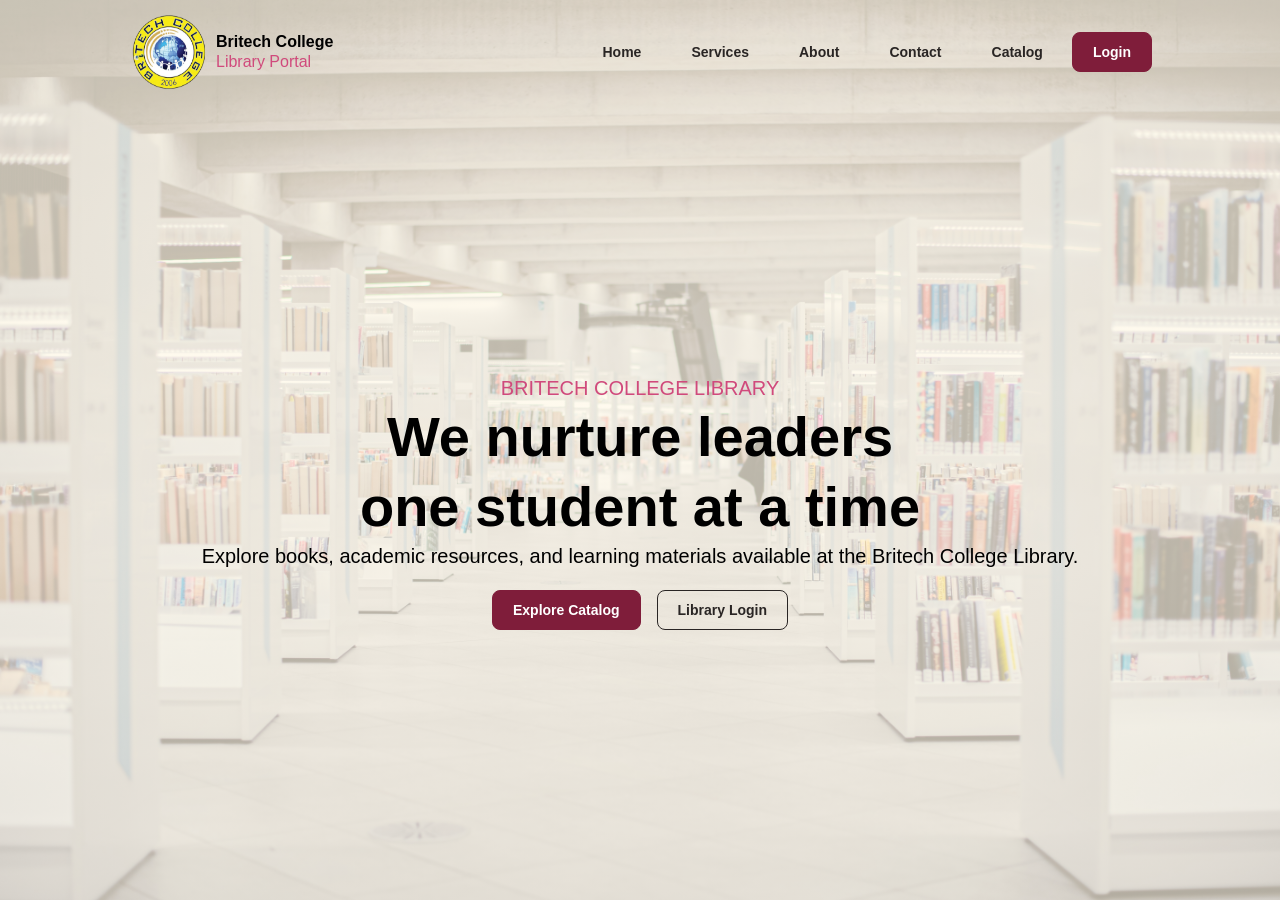
<file: index.html>
<!doctype html>
<html lang="en">
  <head>
    <meta charset="UTF-8" />
    <meta name="viewport" content="width=device-width, initial-scale=1.0" />
    <title>Library Management</title>
    <link rel="stylesheet" href="./assets/css/style.css" />
    <link rel="stylesheet" href="./assets/css/pages/landing.css" />
  </head>
  <body class="h-screen">
    <main class="main-container__h-100">
      <section class="h-100 d-flex flex-column items-center justify-center hero-bg">
        <header class="w-100 px-32 py-3 d-flex flex-row items-center justify-between">
          <div>
            <a class="d-flex flex-row items-center gap-2" href="index.html">
              <img class="w-80 h-80" src="./assets/images/logo/britech-logo.png" alt="Britech College Logo" />

              <div>
                <h1>Britech College</h1>
                <p class="mt-1 text-navy">Library Portal</p>
              </div>
            </a>
          </div>

          <nav class="d-flex flex-row items-center gap-2">
            <a class="btn-tertiary" href="index.html"> Home </a>
            <a class="btn-tertiary" href="#services"> Services </a>
            <a class="btn-tertiary" href="#about"> About </a>
            <a class="btn-tertiary" href="#contact"> Contact </a>
            <a class="btn-tertiary" href="./pages/catalog.html"> Catalog </a>
            <a class="btn-primary btn-login" href="./auth/sign-in.html"> Login </a>
          </nav>
        </header>

        <div class="w-100 d-flex flex-column items-center justify-center flex-1">
          <p class="text-lg text-navy">BRITECH COLLEGE LIBRARY</p>

          <h1 class="text-56 text-center">
            We nurture leaders<br />
            one student at a time
          </h1>

          <p class="text-lg text-center">
            Explore books, academic resources, and learning materials available at the Britech College Library.
          </p>

          <div class="mt-5 d-flex items-center gap-4">
            <a class="btn-primary btn-white" href="pages/catalog.html"> Explore Catalog </a>
            <a class="btn-outline btn-dark" href="auth/sign-in.html"> Library Login </a>
          </div>
        </div>
      </section>

      <section class="py-24 d-flex flex-column items-center bg-accent">
        <article class="w-1/2 text-center">
          <h2 class="text-secondary text-3xl mb-2">Find a Book</h2>
          <p class="text-gray mb-6">Search our library catalog for books and academic resources.</p>
          <div class="d-flex bg-white shadow-md rounded-md">
            <input type="text" placeholder="Search by title, author, or ISBN..." class="input" />
            <button id="homeSearchButton" class="btn-primary btn-white">
              <i class="fa-solid fa-magnifying-glass"></i>
              Search
            </button>
          </div>
        </article>
      </section>

      <section class="p-16 py-16 d-flex flex-row justify-between gap-5">
        <!-- BOOKS -->
        <div class="p-6 d-flex flex-column items-center flex-1 rounded-md stat-card">
          <i class="fa-solid fa-book text-primary text-3xl mb-3"></i>

          <h2 class="text-secondary text-3xl">3,520+</h2>

          <p class="text-gray text-14">Books Available</p>
        </div>

        <!-- USERS -->
        <div class="p-6 d-flex flex-column items-center flex-1 rounded-md stat-card">
          <i class="fa-solid fa-users text-primary text-3xl mb-3"></i>

          <h2 class="text-secondary text-3xl">1,400+</h2>

          <p class="text-gray text-14">Registered Users</p>
        </div>

        <!-- BORROWINGS -->
        <div class="p-6 d-flex flex-column items-center flex-1 rounded-md stat-card">
          <i class="fa-solid fa-book-open text-primary text-3xl mb-3"></i>

          <h2 class="text-secondary text-3xl">180+</h2>

          <p class="text-gray text-14">Monthly Borrowings</p>
        </div>

        <!-- LIBRARY -->
        <div class="p-6 d-flex flex-column items-center flex-1 rounded-md stat-card">
          <i class="fa-solid fa-building-columns text-primary text-3xl mb-3"></i>

          <h2 class="text-secondary text-3xl">1</h2>

          <p class="text-gray text-14">College Library</p>
        </div>
      </section>

      <section id="services" class="p-16 bg-accent">
        <div class="text-center">
          <p class="text-primary text-12 font-bold">OUR SERVICES</p>

          <h2 class="text-secondary text-4xl my-2">Library Services</h2>

          <span class="text-gray"> Access the resources and services you need for your studies. </span>
        </div>

        <div class="mt-10 d-flex flex-row items-center justify-between gap-5">
          <!-- SERVICE 1 -->
          <div class="service-card bg-white p-8 radius-lg shadow-sm">
            <i class="fa-solid fa-book service-icon bg-accent text-primary radius-md mb-5"></i>

            <h3 class="text-secondary mb-3">Book Catalog</h3>

            <p class="text-gray text-14 mb-5">
              Search and explore books and learning materials available in the library.
            </p>

            <a href="pages/catalog.html" class="text-primary text-14 font-semibold"> Browse Books → </a>
          </div>

          <!-- SERVICE 2 -->
          <div class="service-card bg-white p-8 radius-lg shadow-sm">
            <i class="fa-solid fa-arrow-right-arrow-left service-icon bg-accent text-primary radius-md mb-5"></i>

            <h3 class="text-secondary mb-3">Borrow &amp; Return</h3>

            <p class="text-gray text-14 mb-5">Manage your library borrowing and returning transactions.</p>

            <a href="auth/sign-in.html" class="text-primary text-14 font-semibold"> Access Account → </a>
          </div>

          <!-- SERVICE 3 -->
          <div class="service-card bg-white p-8 radius-lg shadow-sm">
            <i class="fa-solid fa-magnifying-glass service-icon bg-accent text-primary radius-md mb-5"></i>

            <h3 class="text-secondary mb-3">Resource Search</h3>

            <p class="text-gray text-14 mb-5">Quickly find resources using title, author, category, or ISBN.</p>

            <a href="pages/catalog.html" class="text-primary text-14 font-semibold"> Search Resources → </a>
          </div>

          <!-- SERVICE 4 -->
          <div class="service-card bg-white p-8 radius-lg shadow-sm">
            <i class="fa-solid fa-chart-column service-icon bg-accent text-primary radius-md mb-5"></i>

            <h3 class="text-secondary mb-3">Library Records</h3>

            <p class="text-gray text-14 mb-5">
              Authorized staff can manage library records, inventory, and transactions.
            </p>

            <a href="auth/sign-in.html" class="text-primary text-14 font-semibold"> Staff Login → </a>
          </div>
        </div>
      </section>

      <section id="about" class="p-16 d-flex flex-row gap-10">
        <!-- IMAGE -->
        <div class="w-1/2 h-480 overflow-hidden shadow-lg">
          <img
            class="w-100 h-100 rounded-md"
            src="./assets/images/backgrounds/library.jpg"
            alt="Britech College Library"
          />
        </div>

        <!-- CONTENT -->
        <div class="w-1/2">
          <p class="text-primary text-12 font-bold">ABOUT THE LIBRARY</p>

          <h2 class="text-secondary text-4xl my-3">Britech College Library</h2>

          <p class="text-gray mb-4">
            The Britech College Library provides students, teachers, and staff with access to books, academic resources,
            and other learning materials.
          </p>

          <p class="text-gray mb-4">
            Our library management system makes it easier to search for resources, monitor borrowing transactions, and
            manage library records.
          </p>

          <a href="pages/catalog.html" class="btn-primary btn-white"> Explore Our Catalog </a>
        </div>
      </section>

      <section class="p-16 bg-secondary text-white d-flex items-center gap-6">
        <div class="d-flex items-center justify-center bg-navy text-secondary radius-full announcement-icon">
          <i class="fa-solid fa-bullhorn"></i>
        </div>

        <div>
          <p class="text-navy text-12 font-bold">LIBRARY ANNOUNCEMENT</p>
          <h2 class="my-3 text-xl">Welcome to the Britech College Library Portal</h2>
          <span class="text-14 text-light-gray">
            Check the catalog regularly for newly added books and available learning resources.
          </span>
        </div>
      </section>

      <section id="contact" class="p-16 bg-accent">
        <div class="section-heading text-center mx-auto">
          <p class="text-primary text-12 font-bold">GET IN TOUCH</p>

          <h2 class="text-secondary text-4xl my-2">Contact the Library</h2>

          <span class="text-gray"> Have questions? Contact the Britech College Library. </span>
        </div>

        <div class="mt-10 d-flex flex-row justify-between gap-5">
          <!-- LOCATION -->
          <div class="p-8 d-flex flex-1 flex-column items-center justify-center radius-lg bg-white shadow-sm">
            <i class="fa-solid fa-location-dot text-primary text-2xl mb-4"></i>

            <h3 class="text-secondary mb-2">Location</h3>

            <p class="text-gray text-14">Britech College</p>
          </div>

          <!-- EMAIL -->
          <div class="p-8 d-flex flex-1 flex-column items-center justify-center radius-lg bg-white shadow-sm">
            <i class="fa-solid fa-envelope text-primary text-2xl mb-4"></i>

            <h3 class="text-secondary mb-2">Email</h3>

            <p class="text-gray text-14">library@britech.edu.ph</p>
          </div>

          <!-- PHONE -->
          <div class="p-8 d-flex flex-1 flex-column items-center justify-center radius-lg bg-white shadow-sm">
            <i class="fa-solid fa-phone text-primary text-2xl mb-4"></i>

            <h3 class="text-secondary mb-2">Phone</h3>

            <p class="text-gray text-14">+63 912 345 6789</p>
          </div>
        </div>
      </section>

      <footer class="footer-bg text-white">
        <div class="container footer-grid d-grid gap-10 mx-auto py-16 px-6">
          <!-- BRAND -->
          <div>
            <h2 class="mb-3">Britech College Library</h2>

            <p class="text-14 footer-muted">Your gateway to knowledge and learning resources.</p>
          </div>

          <!-- QUICK LINKS -->
          <div>
            <h3 class="text-navy mb-4">Quick Links</h3>

            <a href="index.html" class="d-block text-14 footer-link mb-2"> Home </a>

            <a href="pages/catalog.html" class="d-block text-14 footer-link mb-2"> Catalog </a>

            <a href="auth/sign-in.html" class="d-block text-14 footer-link mb-2"> Login </a>
          </div>

          <!-- LIBRARY -->
          <div>
            <h3 class="text-navy mb-4">Library</h3>

            <a href="#services" class="d-block text-14 footer-link mb-2"> Services </a>

            <a href="#about" class="d-block text-14 footer-link mb-2"> About </a>

            <a href="#contact" class="d-block text-14 footer-link mb-2"> Contact </a>
          </div>
        </div>

        <!-- FOOTER BOTTOM -->
        <div class="footer-bottom border-t text-center py-5 px-6">
          <p class="text-12 footer-copy">
            ©
            <span id="year">2026</span>
            Britech College Library. All Rights Reserved.
          </p>
        </div>
      </footer>
    </main>
  </body>
</html>
</file>
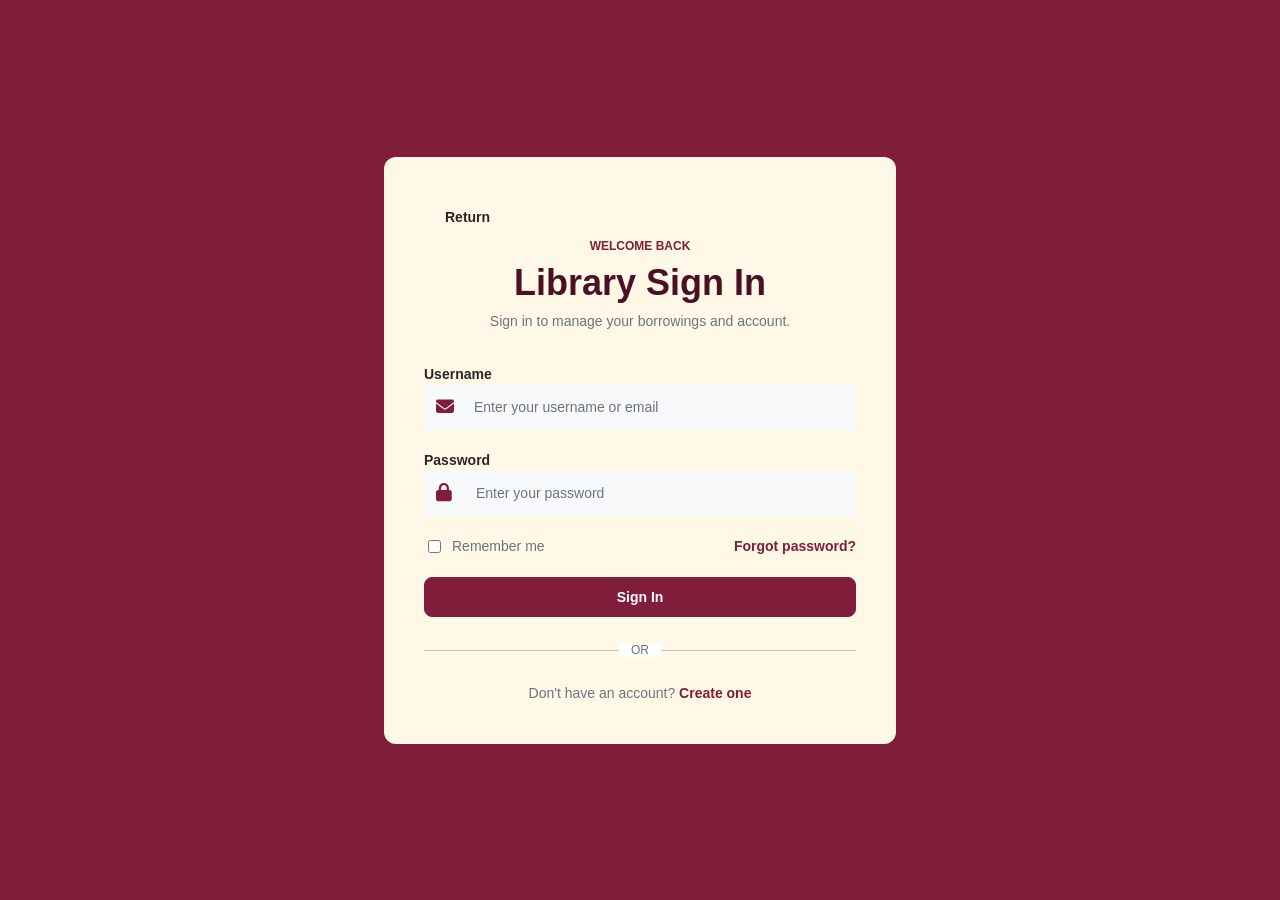
<file: auth/sign-in.html>
<!doctype html>
<html lang="en">
  <head>
    <meta charset="UTF-8" />
    <meta name="viewport" content="width=device-width, initial-scale=1.0" />
    <title>Library | Sign In</title>

    <link rel="stylesheet" href="../assets/css/style.css" />
    <link rel="stylesheet" href="../assets/css/pages/sign-in.css" />
  </head>

  <body class="h-screen bg-primary d-flex flex-column items-center justify-center">
    <section class="p-10 w-512 bg-accent rounded-lg">
      <div class="mb-8">
        <a class="btn-ghost" href="../index.html">Return</a>
        <p class="text-primary text-12 text-center font-bold">WELCOME BACK</p>
        <h1 class="text-secondary text-3xl text-center my-2">Library Sign In</h1>
        <p class="text-gray text-14 text-center">Sign in to manage your borrowings and account.</p>
      </div>

      <form id="signInForm" class="d-flex flex-column gap-5" novalidate>
        <div>
          <label for="signIn" class="mb-2 label">Username</label>
          <div class="pl-3 d-flex flex-row items-center bg-light gap-1">
            <i class="fa-solid fa-envelope text-primary text-md"></i>
            <input
              type="text"
              id="signIn"
              name="signIn"
              placeholder="Enter your username or email"
              class="input"
              required
            />
          </div>
        </div>

        <div>
          <label for="loginPassword" class="mb-2 label">Password</label>
          <div class="pl-3 d-flex flex-row items-center bg-light gap-2">
            <i class="fa-solid fa-lock text-primary text-md"></i>
            <input
              type="password"
              id="password"
              name="password"
              placeholder="Enter your password"
              class="input"
              required
            />
          </div>
        </div>

        <div class="d-flex items-center justify-between flex-wrap gap-2 text-14">
          <label class="d-flex items-center gap-2 text-gray">
            <input type="checkbox" id="rememberMe" name="rememberMe" />
            Remember me
          </label>
          <a href="#" class="text-primary font-semibold">Forgot password?</a>
        </div>

        <button type="submit" class="btn-primary btn-white">Sign In</button>
      </form>

      <div class="auth-divider my-6 text-gray text-12">
        <span>OR</span>
      </div>

      <p class="text-center text-14 text-gray">
        Don't have an account?
        <a href="register.html" class="text-primary font-semibold">Create one</a>
      </p>
    </section>
  </body>
</html>
</file>
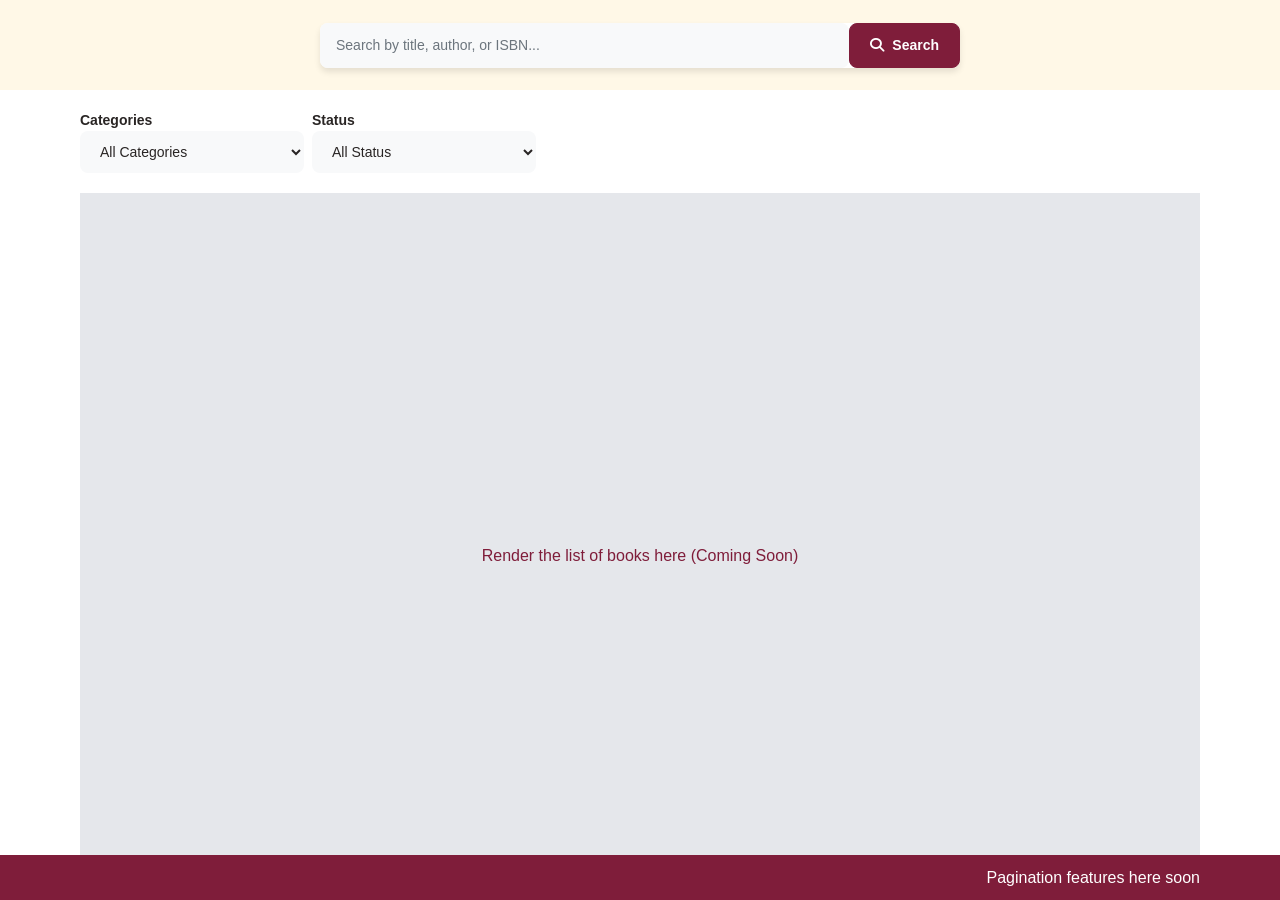
<file: pages/catalog.html>
<!doctype html>
<html lang="en">
  <head>
    <meta charset="UTF-8" />
    <meta name="viewport" content="width=device-width, initial-scale=1.0" />
    <title>Document</title>
    <link rel="stylesheet" href="../assets/css/style.css" />
    <link rel="stylesheet" href="../assets/css/pages/catalog.css" />
  </head>
  <body class="h-screen">
    <header class="header__h-10 d-flex flex-column justify-center items-center bg-accent">
      <article class="w-1/2 text-center">
        <div class="d-flex bg-white shadow-md rounded-md">
          <input type="text" placeholder="Search by title, author, or ISBN..." class="input" />
          <button id="homeSearchButton" class="btn-primary btn-search">
            <i class="fa-solid fa-magnifying-glass"></i>
            Search
          </button>
        </div>
      </article>
    </header>

    <main class="px-20 py-5 main-container__h-85">
      <section class="d-flex flex-row gap-2">
        <div class="w-1/5 d-flex flex-column items-start">
          <label class="my-2 label" for="">Categories</label>
          <!-- These are just temporary -->
          <select class="select">
            <option value="">All Categories</option>
            <option value="fiction">Fiction</option>
            <option value="non-fiction">Non-Fiction</option>
            <option value="science">Science</option>
            <option value="mathematics">Mathematics</option>
            <option value="technology">Technology</option>
            <option value="history">History</option>
            <option value="literature">Literature</option>
            <option value="reference">Reference</option>
          </select>
        </div>

        <div class="w-1/5 d-flex flex-column items-start">
          <label class="my-2 label" for="status">Status</label>
          <select id="status" class="select">
            <option value="">All Status</option>
            <option value="available">Available</option>
            <option value="borrowed">Borrowed</option>
            <option value="reserved">Reserved</option>
            <option value="lost">Lost</option>
            <option value="damaged">Damaged</option>
            <option value="maintenance">Under Maintenance</option>
          </select>
        </div>
      </section>

      <section class="mt-5 h-100 d-flex justify-center items-center skeleton">
        <p class="text-primary">Render the list of books here (Coming Soon)</p>
      </section>
    </main>
    <footer class="px-20 footer__h-5 d-flex flex-row items-center justify-end bg-primary">
      <p class="text-white">Pagination features here soon</p>
    </footer>
  </body>
</html>
</file>
<file: assets/css/style.css>
@import url("./base/reset.css");
@import url("./base/theme.css");
@import url("./base/text.css");
@import url("./base/display.css");
@import url("./base/flex.css");
@import url("./base/gap.css");
@import url("./base/padding.css");
@import url("./base/margin.css");
@import url("./base/border.css");
@import url("./base/width.css");
@import url("./base/height.css");
@import url("./base/colors.css");
@import url("./base/shadow.css");
@import url("./base/opacity.css");
@import url("./base/overflow.css");
@import url("./base/position.css");
@import url("./base/radius.css");
@import url("./base/z-index.css");

/* =========================================
      THIRD PARTY CSS
   ========================================= */
/* https://fontawesome.com/v6/search?ic=free-collection */

@import url("https://cdnjs.cloudflare.com/ajax/libs/font-awesome/6.7.2/css/all.min.css");
</file>
<file: assets/css/pages/landing.css>
@import url("../component/buttons/base.css");
@import url("../component/inputs/base.css");
@import url("../layout/header.css");
@import url("../layout/main-container.css");
@import url("../layout/footer.css");

.hero-bg {
  background-image:
    linear-gradient(rgba(255, 248, 231, 0.75), rgba(255, 248, 231, 0.65)), url("../../images/backgrounds/library.jpg");

  background-size: cover;
  background-position: center center;
  background-repeat: no-repeat;
}

.btn-white {
  color: var(--color-white);
}

.btn-dark {
  color: var(--color-dark);
}

.btn-login {
  color: var(--color-white);
}

.stat-card {
  transition:
    transform 0.3s ease,
    box-shadow 0.3s ease;
}

.stat-card:hover {
  transform: translateY(-8px);
  box-shadow: var(--shadow-lg);
}

.service-card {
  transition:
    transform 0.3s ease,
    box-shadow 0.3s ease;
}

.service-card:hover {
  transform: translateY(-8px);
  box-shadow: var(--shadow-lg);
}

.service-icon {
  width: 60px;
  height: 60px;
  font-size: 25px;
}

.announcement-icon {
  width: 65px;
  height: 65px;
  font-size: 25px;
}

.announcement-text {
  color: #e8d9de;
}

.footer-bg {
  background: var(--color-secondary);
}

.footer-grid {
  grid-template-columns: 2fr 1fr 1fr;
}

.footer-muted {
  color: #e8d9de;
}

.footer-link {
  color: #e8d9de;
  transition: var(--transition-fast);
}

.footer-link:hover {
  color: var(--color-navy);
}

.footer-bottom {
  border-color: rgba(255, 255, 255, 0.1);
}

.footer-copy {
  color: #c8aab5;
}
</file>
<file: assets/css/pages/sign-in.css>
@import url("../component/buttons/base.css");
@import url("../component/inputs/base.css");

.auth-divider {
  position: relative;
  text-align: center;
}

.auth-divider::before {
  content: "";
  position: absolute;
  left: 0;
  right: 0;
  top: 50%;
  height: var(--border-thin);
  background-color: var(--color-light-gray);
}

.auth-divider span {
  position: relative;
  background-color: var(--color-white);
  padding: 0 var(--space-12);
}

.btn-white {
  color: var(--color-white);
}

.footer-bg {
  background: var(--color-secondary);
}

.footer-grid {
  grid-template-columns: 2fr 1fr 1fr;
}

.footer-muted {
  color: #e8d9de;
}

.footer-link {
  color: #e8d9de;
  transition: var(--transition-fast);
}

.footer-link:hover {
  color: var(--color-navy);
}

.footer-bottom {
  border-color: rgba(255, 255, 255, 0.1);
}

.footer-copy {
  color: #c8aab5;
}
</file>
<file: assets/css/pages/catalog.css>
@import url("../layout/header.css");
@import url("../layout/footer.css");
@import url("../layout/main-container.css");
@import url("../component/buttons/base.css");
@import url("../component/inputs/base.css");
@import url("../component/loader/base.css");

.btn-search {
  color: var(--color-white);
}
</file>
